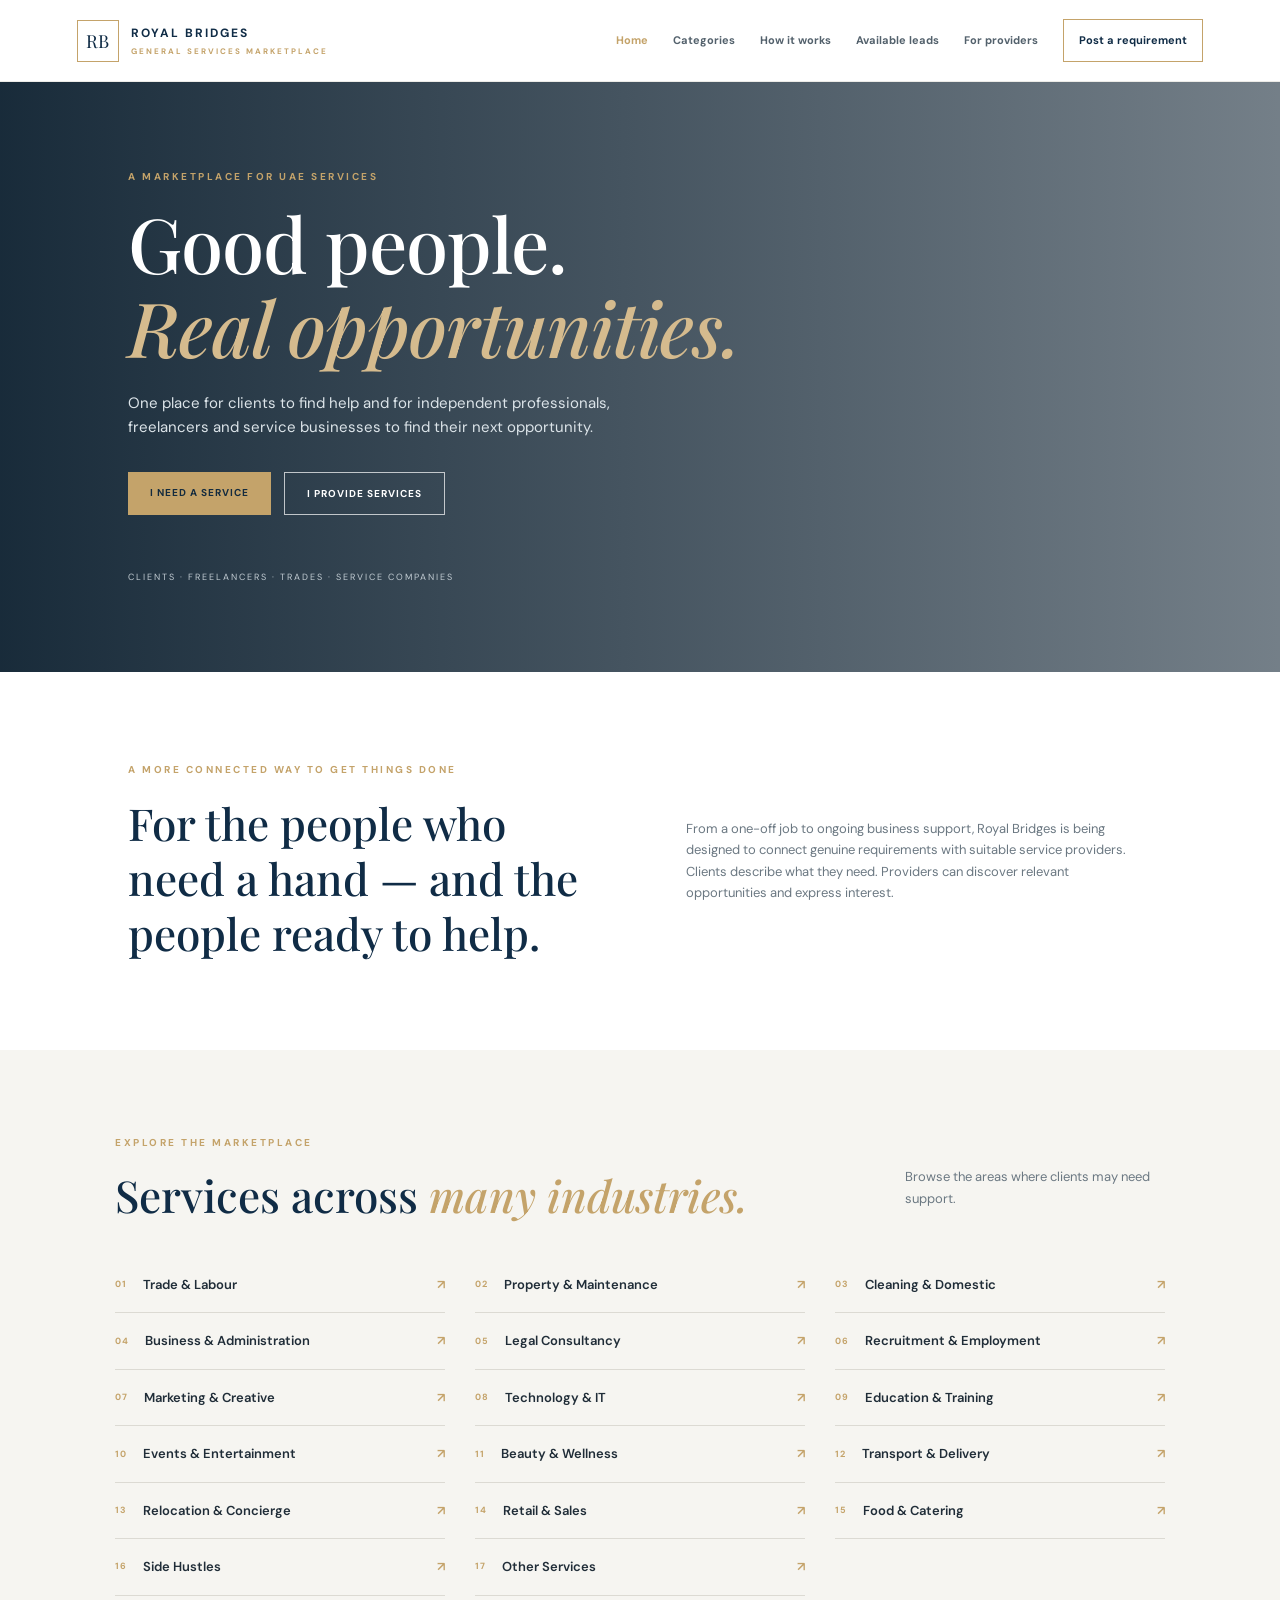
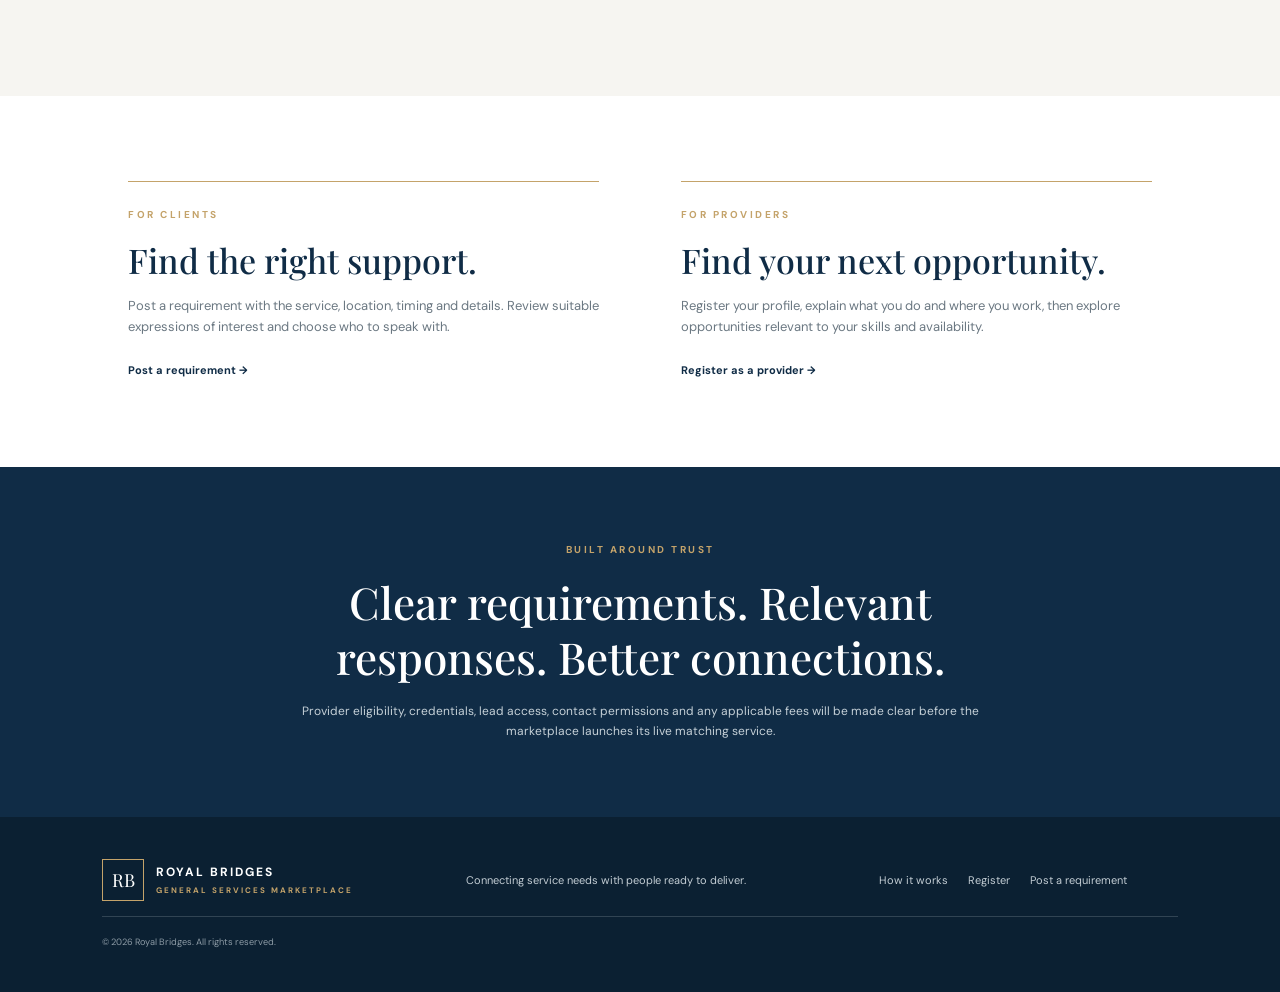
<file: index.html>
<!DOCTYPE html>
<html lang="en"><head><meta charset="UTF-8"><meta name="viewport" content="width=device-width,initial-scale=1"><meta name="description" content="A UAE marketplace connecting clients with independent service providers, freelancers, tradespeople and businesses."><title>Royal Bridges | General Services Marketplace</title><link rel="preconnect" href="https://fonts.googleapis.com"><link href="https://fonts.googleapis.com/css2?family=DM+Sans:wght@400;500;600;700&family=Playfair+Display:wght@500;600;700&display=swap" rel="stylesheet"><link rel="stylesheet" href="styles.css"></head><body>
<header class="header"><a class="brand" href="index.html"><span class="monogram">RB</span><span>ROYAL BRIDGES<small>GENERAL SERVICES MARKETPLACE</small></span></a><button class="menu" aria-label="Toggle menu">☰</button><nav><a class="active" href="index.html">Home</a><a href="#categories">Categories</a><a href="how-it-works.html">How it works</a><a href="opportunities.html">Available leads</a><a href="register.html">For providers</a><a class="nav-button" href="post-a-requirement.html">Post a requirement</a></nav></header>
<main><section class="hero"><div class="hero-inner"><p class="eyebrow">A MARKETPLACE FOR UAE SERVICES</p><h1>Good people.<br><em>Real opportunities.</em></h1><p>One place for clients to find help and for independent professionals, freelancers and service businesses to find their next opportunity.</p><div class="actions"><a class="button gold" href="post-a-requirement.html">I need a service</a><a class="button outline" href="register.html">I provide services</a></div><div class="hero-meta">CLIENTS · FREELANCERS · TRADES · SERVICE COMPANIES</div></div></section>
<section class="split-intro"><div><p class="eyebrow">A MORE CONNECTED WAY TO GET THINGS DONE</p><h2>For the people who need a hand — and the people ready to help.</h2></div><p>From a one-off job to ongoing business support, Royal Bridges is being designed to connect genuine requirements with suitable service providers. Clients describe what they need. Providers can discover relevant opportunities and express interest.</p></section>
<section class="category-section" id="categories"><div class="section-top"><div><p class="eyebrow">EXPLORE THE MARKETPLACE</p><h2>Services across <em>many industries.</em></h2></div><p>Browse the areas where clients may need support.</p></div><div class="categories">
<a href="post-a-requirement.html"><b>01</b><span>Trade & Labour</span><i>↗</i></a><a href="post-a-requirement.html"><b>02</b><span>Property & Maintenance</span><i>↗</i></a><a href="post-a-requirement.html"><b>03</b><span>Cleaning & Domestic</span><i>↗</i></a><a href="post-a-requirement.html"><b>04</b><span>Business & Administration</span><i>↗</i></a><a href="post-a-requirement.html"><b>05</b><span>Legal Consultancy</span><i>↗</i></a><a href="post-a-requirement.html"><b>06</b><span>Recruitment & Employment</span><i>↗</i></a><a href="post-a-requirement.html"><b>07</b><span>Marketing & Creative</span><i>↗</i></a><a href="post-a-requirement.html"><b>08</b><span>Technology & IT</span><i>↗</i></a><a href="post-a-requirement.html"><b>09</b><span>Education & Training</span><i>↗</i></a><a href="post-a-requirement.html"><b>10</b><span>Events & Entertainment</span><i>↗</i></a><a href="post-a-requirement.html"><b>11</b><span>Beauty & Wellness</span><i>↗</i></a><a href="post-a-requirement.html"><b>12</b><span>Transport & Delivery</span><i>↗</i></a><a href="post-a-requirement.html"><b>13</b><span>Relocation & Concierge</span><i>↗</i></a><a href="post-a-requirement.html"><b>14</b><span>Retail & Sales</span><i>↗</i></a><a href="post-a-requirement.html"><b>15</b><span>Food & Catering</span><i>↗</i></a><a href="post-a-requirement.html"><b>16</b><span>Side Hustles</span><i>↗</i></a><a href="post-a-requirement.html"><b>17</b><span>Other Services</span><i>↗</i></a></div></section>
<section class="pathways"><article><p class="eyebrow">FOR CLIENTS</p><h2>Find the right support.</h2><p>Post a requirement with the service, location, timing and details. Review suitable expressions of interest and choose who to speak with.</p><a class="arrow" href="post-a-requirement.html">Post a requirement →</a></article><article><p class="eyebrow">FOR PROVIDERS</p><h2>Find your next opportunity.</h2><p>Register your profile, explain what you do and where you work, then explore opportunities relevant to your skills and availability.</p><a class="arrow" href="register.html">Register as a provider →</a></article></section>
<section class="notice"><p class="eyebrow">BUILT AROUND TRUST</p><h2>Clear requirements. Relevant responses. Better connections.</h2><p>Provider eligibility, credentials, lead access, contact permissions and any applicable fees will be made clear before the marketplace launches its live matching service.</p></section></main>
<footer><a class="brand footer-brand" href="index.html"><span class="monogram">RB</span><span>ROYAL BRIDGES<small>GENERAL SERVICES MARKETPLACE</small></span></a><p>Connecting service needs with people ready to deliver.</p><div><a href="how-it-works.html">How it works</a><a href="register.html">Register</a><a href="post-a-requirement.html">Post a requirement</a></div><small>© <span id="year"></span> Royal Bridges. All rights reserved.</small></footer><script src="script.js"></script></body></html>
</file>
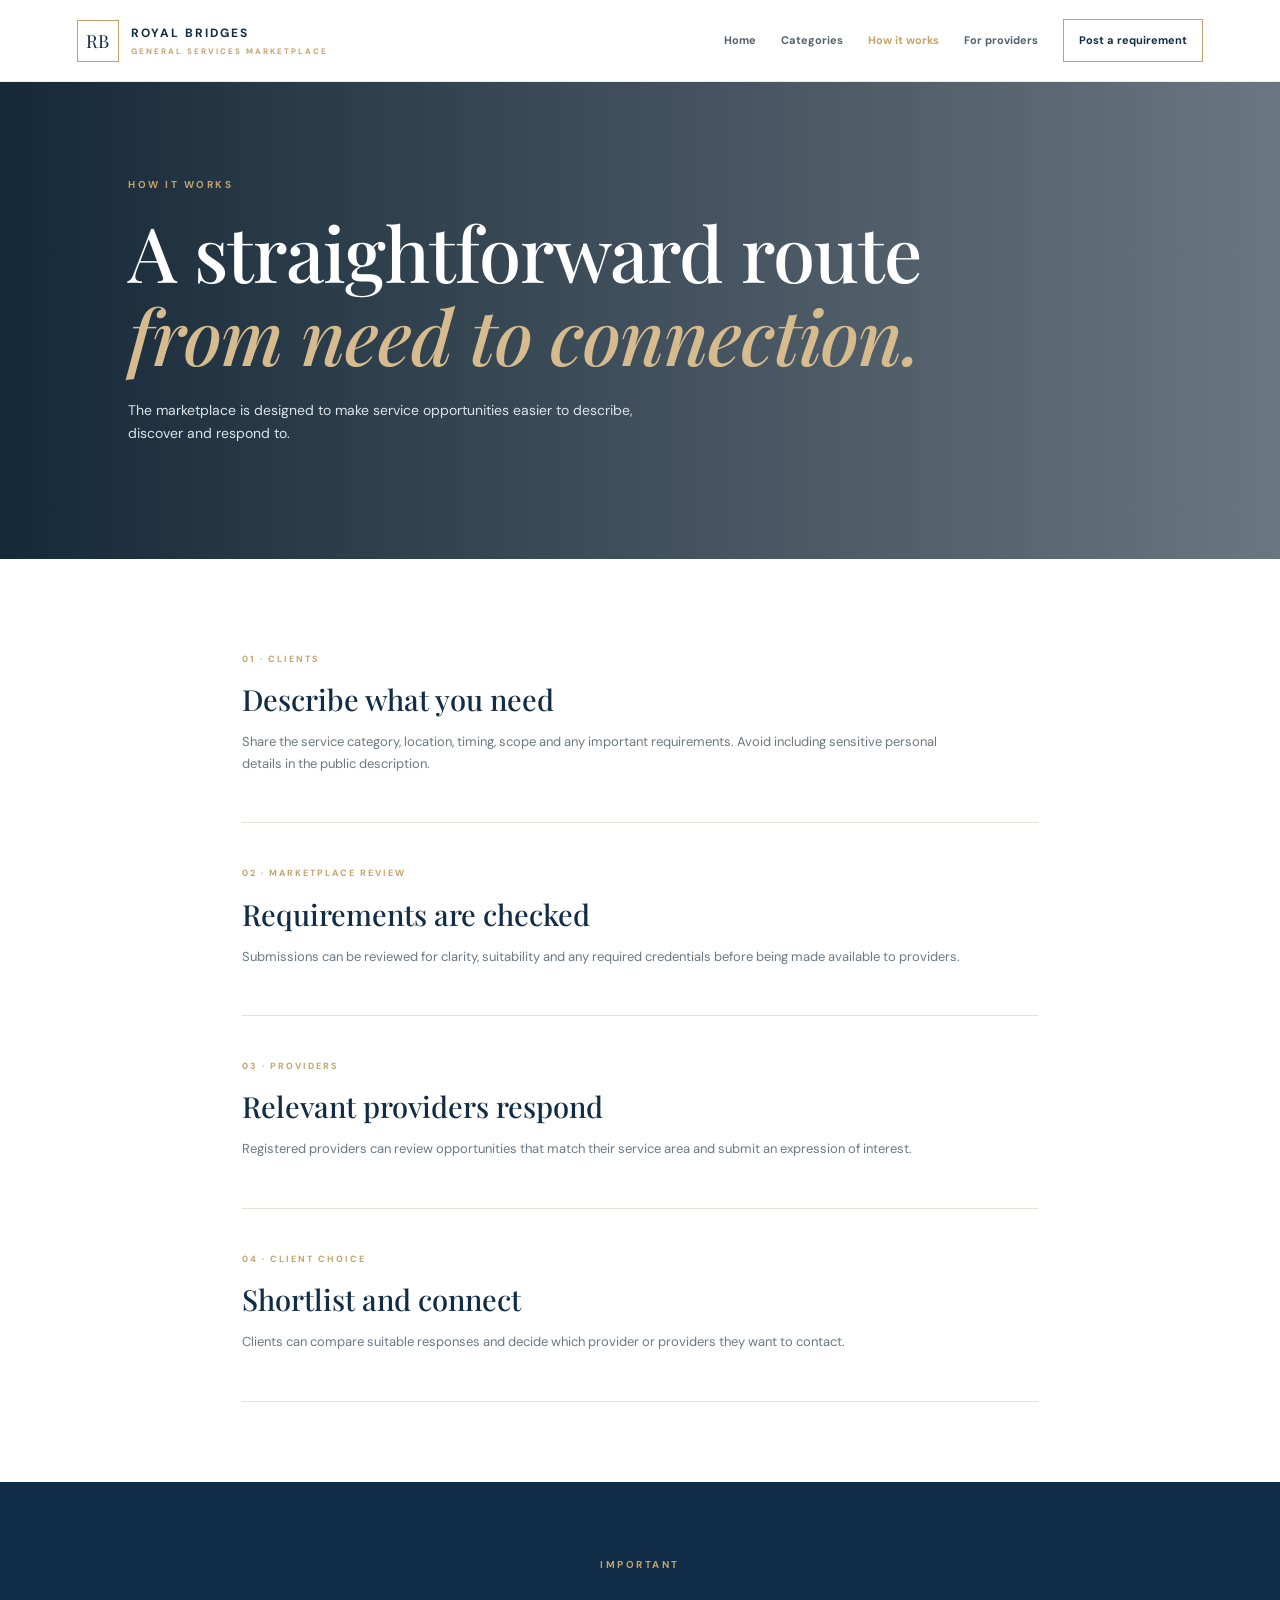
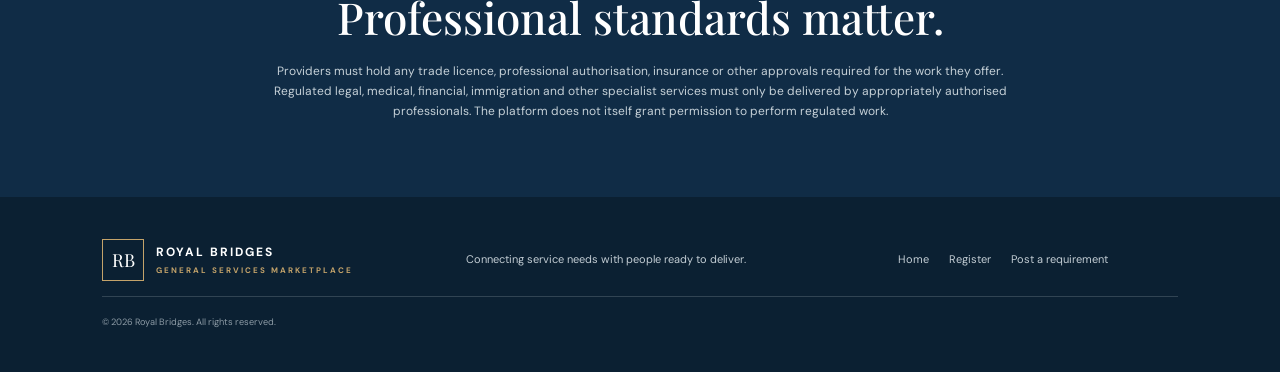
<file: how-it-works.html>
<!DOCTYPE html><html lang="en"><head><meta charset="UTF-8"><meta name="viewport" content="width=device-width,initial-scale=1"><title>How It Works | Royal Bridges Marketplace</title><link href="https://fonts.googleapis.com/css2?family=DM+Sans:wght@400;500;600;700&family=Playfair+Display:wght@500;600;700&display=swap" rel="stylesheet"><link rel="stylesheet" href="styles.css"></head><body><header class="header"><a class="brand" href="index.html"><span class="monogram">RB</span><span>ROYAL BRIDGES<small>GENERAL SERVICES MARKETPLACE</small></span></a><button class="menu" aria-label="Toggle menu">☰</button><nav><a href="index.html">Home</a><a href="index.html#categories">Categories</a><a class="active" href="how-it-works.html">How it works</a><a href="register.html">For providers</a><a class="nav-button" href="post-a-requirement.html">Post a requirement</a></nav></header><main><section class="page-hero"><p class="eyebrow">HOW IT WORKS</p><h1>A straightforward route<br><em>from need to connection.</em></h1><p>The marketplace is designed to make service opportunities easier to describe, discover and respond to.</p></section><section class="process"><article><span>01 · CLIENTS</span><h2>Describe what you need</h2><p>Share the service category, location, timing, scope and any important requirements. Avoid including sensitive personal details in the public description.</p></article><article><span>02 · MARKETPLACE REVIEW</span><h2>Requirements are checked</h2><p>Submissions can be reviewed for clarity, suitability and any required credentials before being made available to providers.</p></article><article><span>03 · PROVIDERS</span><h2>Relevant providers respond</h2><p>Registered providers can review opportunities that match their service area and submit an expression of interest.</p></article><article><span>04 · CLIENT CHOICE</span><h2>Shortlist and connect</h2><p>Clients can compare suitable responses and decide which provider or providers they want to contact.</p></article></section><section class="notice"><p class="eyebrow">IMPORTANT</p><h2>Professional standards matter.</h2><p>Providers must hold any trade licence, professional authorisation, insurance or other approvals required for the work they offer. Regulated legal, medical, financial, immigration and other specialist services must only be delivered by appropriately authorised professionals. The platform does not itself grant permission to perform regulated work.</p></section></main><footer><a class="brand footer-brand" href="index.html"><span class="monogram">RB</span><span>ROYAL BRIDGES<small>GENERAL SERVICES MARKETPLACE</small></span></a><p>Connecting service needs with people ready to deliver.</p><div><a href="index.html">Home</a><a href="register.html">Register</a><a href="post-a-requirement.html">Post a requirement</a></div><small>© <span id="year"></span> Royal Bridges. All rights reserved.</small></footer><script src="script.js"></script></body></html>
</file>
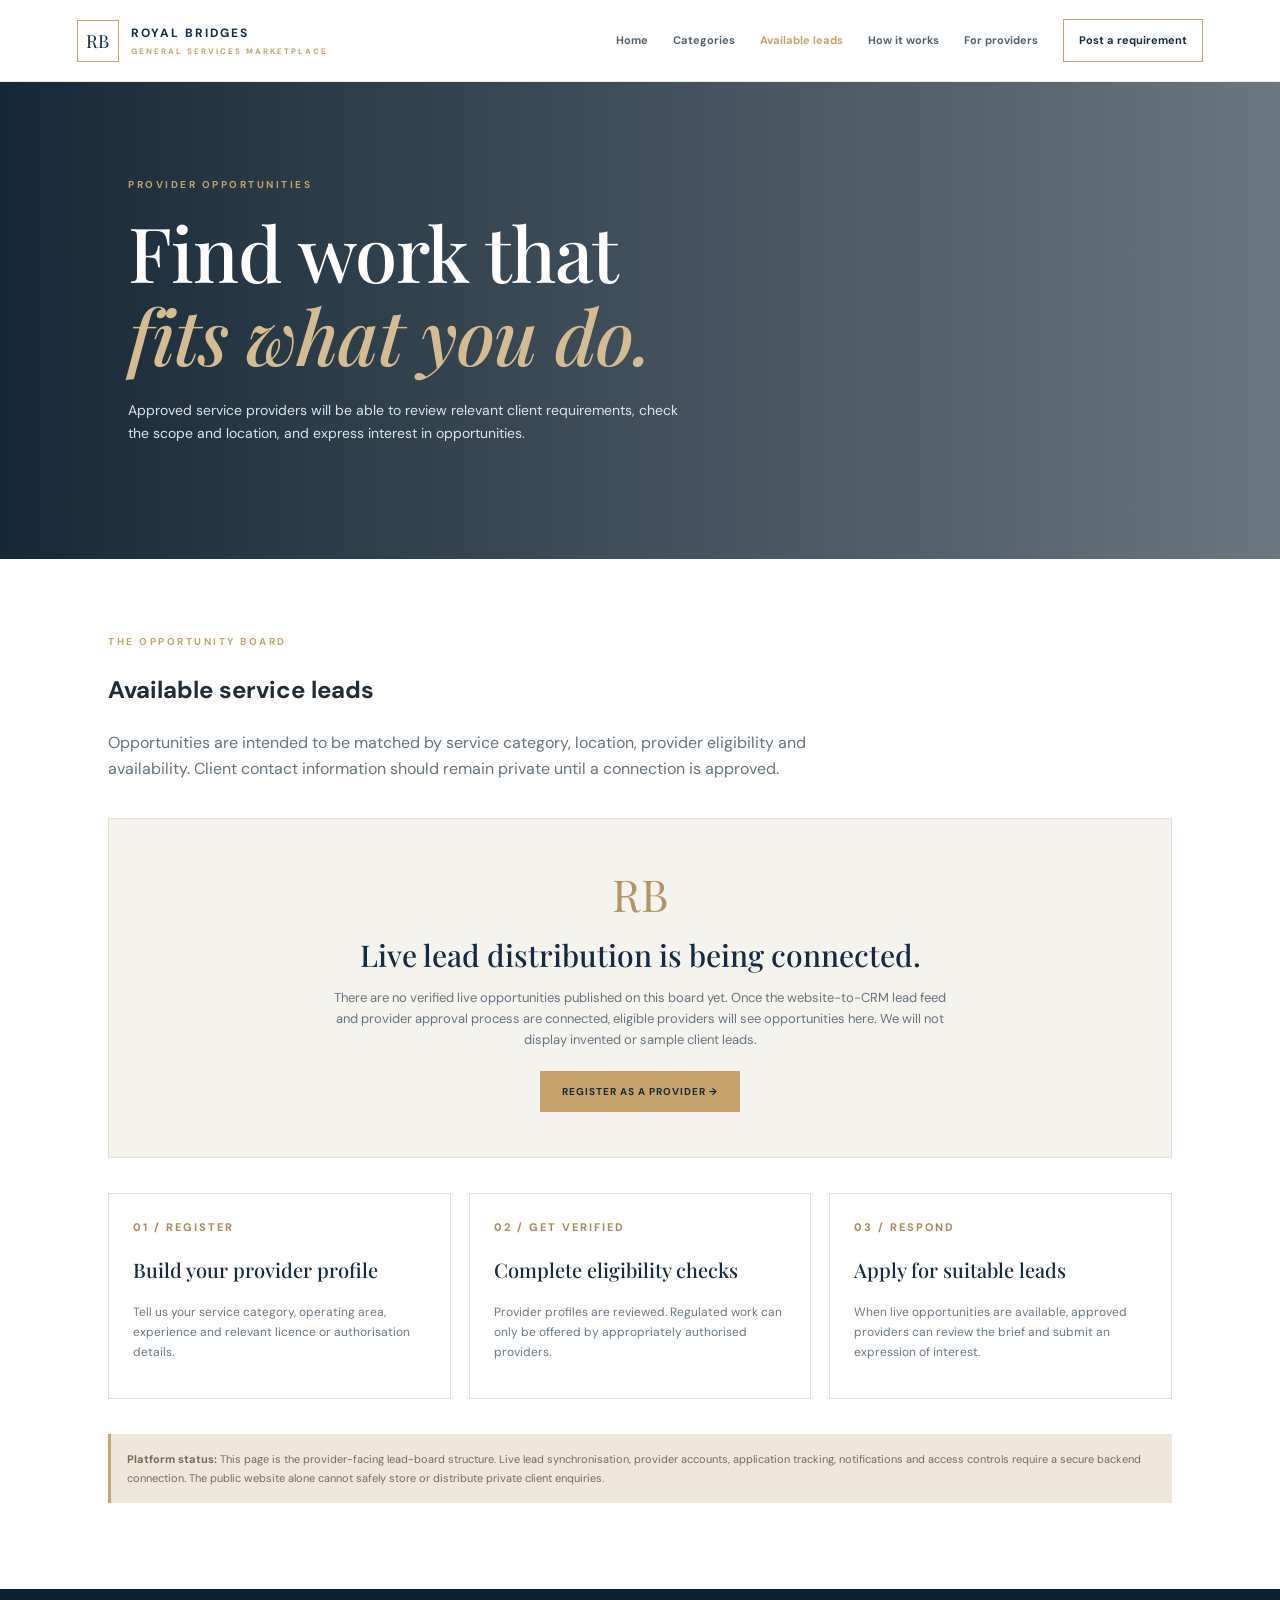
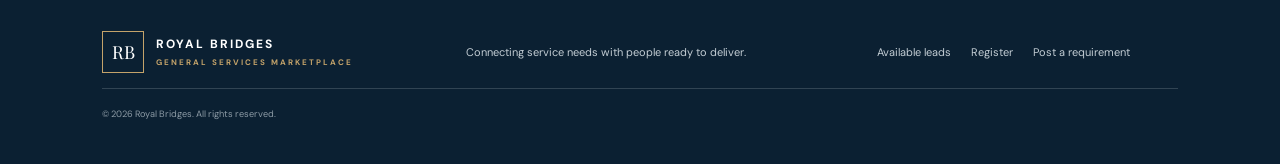
<file: opportunities.html>
<!DOCTYPE html><html lang="en"><head><meta charset="UTF-8"><meta name="viewport" content="width=device-width,initial-scale=1"><meta name="description" content="Browse Royal Bridges service opportunities and express interest as an approved provider."><title>Available Leads | Royal Bridges Group</title><link rel="preconnect" href="https://fonts.googleapis.com"><link href="https://fonts.googleapis.com/css2?family=DM+Sans:wght@400;500;600;700&family=Playfair+Display:wght@500;600;700&display=swap" rel="stylesheet"><link rel="stylesheet" href="styles.css"><style>
.leads-wrap{max-width:1120px;margin:auto;padding:75px 28px}.leads-intro{max-width:760px;color:#65737d}.lead-empty{margin:35px 0;background:#f5f3ee;border:1px solid #e5e0d6;padding:45px;text-align:center}.lead-empty .symbol{font:44px 'Playfair Display';color:#b49562}.lead-empty h2{font:500 30px 'Playfair Display';color:#142b43;margin:12px 0}.lead-empty p{max-width:620px;margin:0 auto 20px;color:#65737d;font-size:13px}.lead-steps{display:grid;grid-template-columns:repeat(3,1fr);gap:18px;margin:35px 0}.lead-steps article{padding:24px;border:1px solid #e4e0d7}.lead-steps b{display:block;color:#ad8951;font-size:11px;letter-spacing:2px}.lead-steps h3{font:500 20px 'Playfair Display';color:#142b43}.lead-steps p{font-size:12px;color:#687783}.lead-note{font-size:11px;color:#786b55;background:#eee7da;padding:16px;border-left:3px solid #c7a66a}
@media(max-width:700px){.lead-steps{grid-template-columns:1fr}.lead-empty{padding:28px 18px}}
</style></head><body>
<header class="header"><a class="brand" href="index.html"><span class="monogram">RB</span><span>ROYAL BRIDGES<small>GENERAL SERVICES MARKETPLACE</small></span></a><button class="menu" aria-label="Toggle menu">☰</button><nav><a href="index.html">Home</a><a href="index.html#categories">Categories</a><a class="active" href="opportunities.html">Available leads</a><a href="how-it-works.html">How it works</a><a href="register.html">For providers</a><a class="nav-button" href="post-a-requirement.html">Post a requirement</a></nav></header>
<main><section class="page-hero"><p class="eyebrow">PROVIDER OPPORTUNITIES</p><h1>Find work that<br><em>fits what you do.</em></h1><p>Approved service providers will be able to review relevant client requirements, check the scope and location, and express interest in opportunities.</p></section>
<section class="leads-wrap"><p class="eyebrow">THE OPPORTUNITY BOARD</p><h2>Available service leads</h2><p class="leads-intro">Opportunities are intended to be matched by service category, location, provider eligibility and availability. Client contact information should remain private until a connection is approved.</p>
<div class="lead-empty"><div class="symbol">RB</div><h2>Live lead distribution is being connected.</h2><p>There are no verified live opportunities published on this board yet. Once the website-to-CRM lead feed and provider approval process are connected, eligible providers will see opportunities here. We will not display invented or sample client leads.</p><a class="button gold" href="register.html">Register as a provider →</a></div>
<div class="lead-steps"><article><b>01 / REGISTER</b><h3>Build your provider profile</h3><p>Tell us your service category, operating area, experience and relevant licence or authorisation details.</p></article><article><b>02 / GET VERIFIED</b><h3>Complete eligibility checks</h3><p>Provider profiles are reviewed. Regulated work can only be offered by appropriately authorised providers.</p></article><article><b>03 / RESPOND</b><h3>Apply for suitable leads</h3><p>When live opportunities are available, approved providers can review the brief and submit an expression of interest.</p></article></div>
<p class="lead-note"><strong>Platform status:</strong> This page is the provider-facing lead-board structure. Live lead synchronisation, provider accounts, application tracking, notifications and access controls require a secure backend connection. The public website alone cannot safely store or distribute private client enquiries.</p>
</section></main>
<footer><a class="brand footer-brand" href="index.html"><span class="monogram">RB</span><span>ROYAL BRIDGES<small>GENERAL SERVICES MARKETPLACE</small></span></a><p>Connecting service needs with people ready to deliver.</p><div><a href="opportunities.html">Available leads</a><a href="register.html">Register</a><a href="post-a-requirement.html">Post a requirement</a></div><small>© <span id="year"></span> Royal Bridges. All rights reserved.</small></footer><script src="script.js"></script></body></html>
</file>
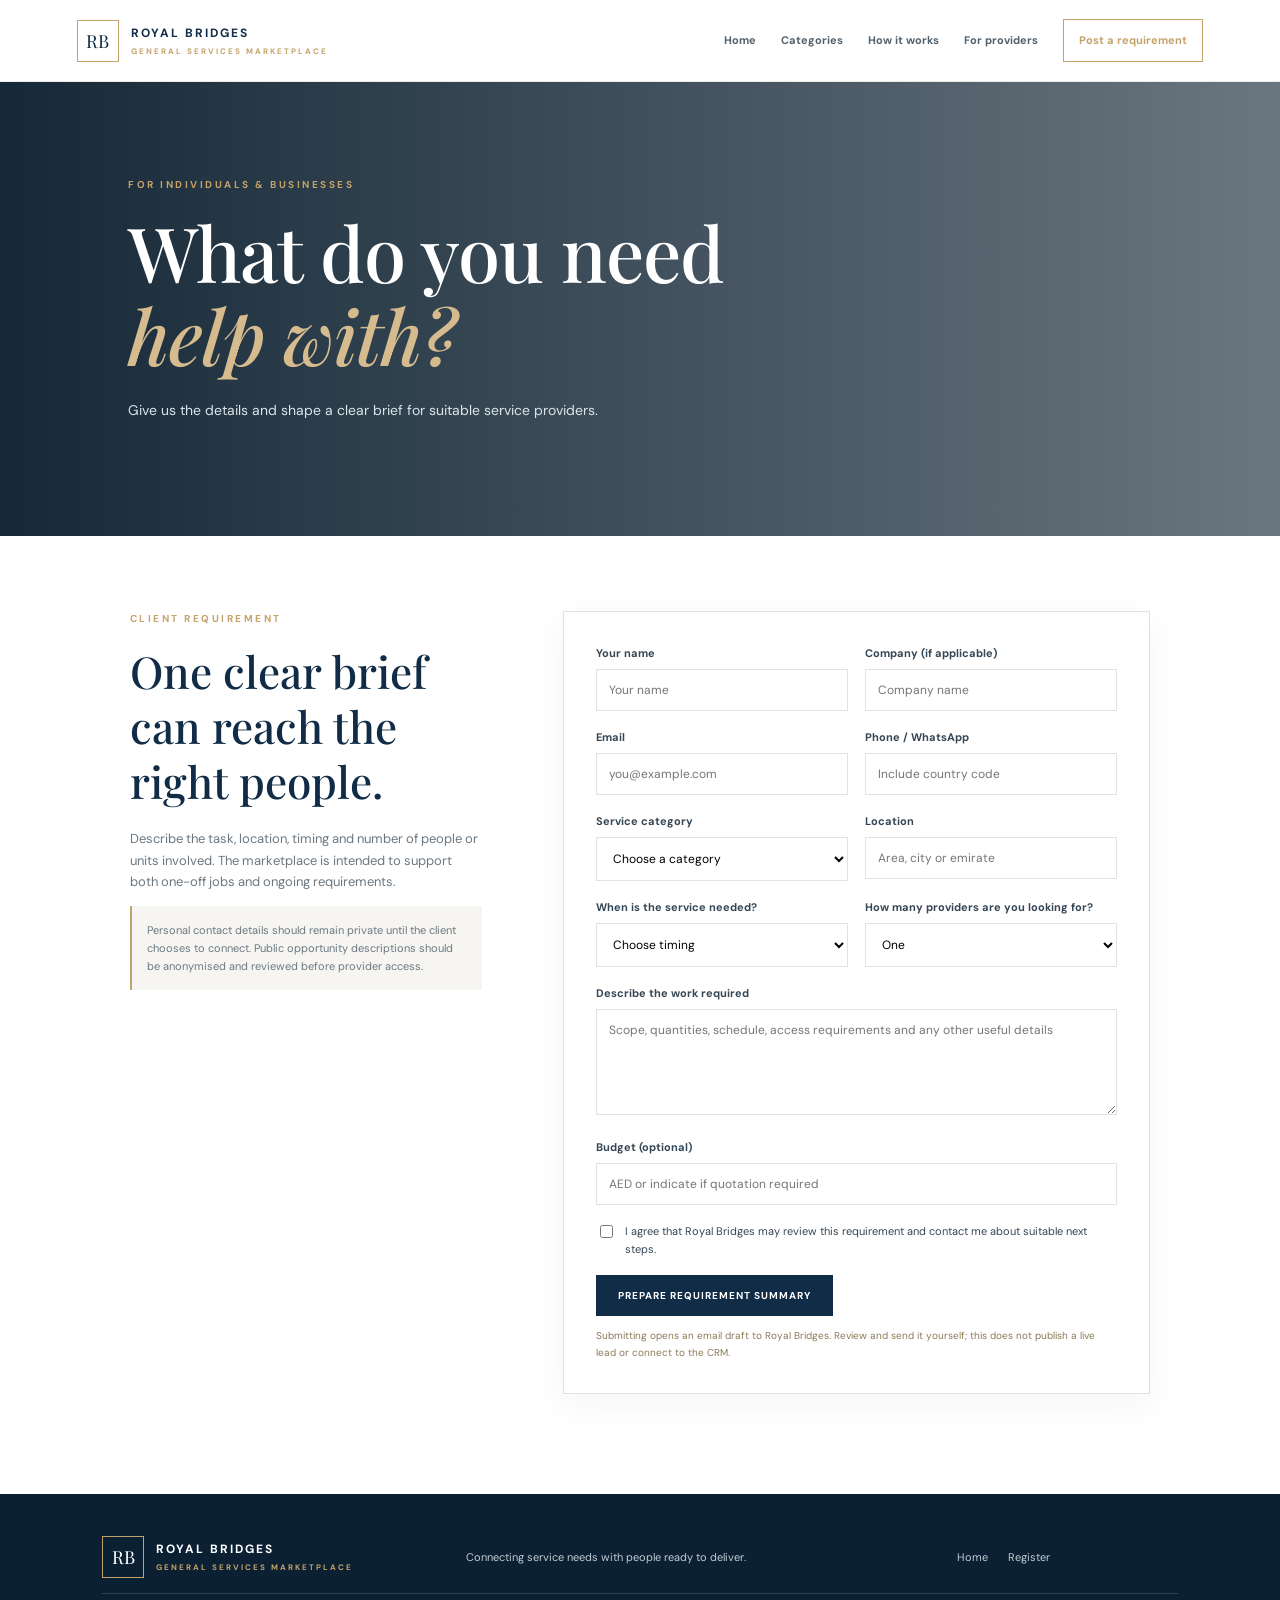
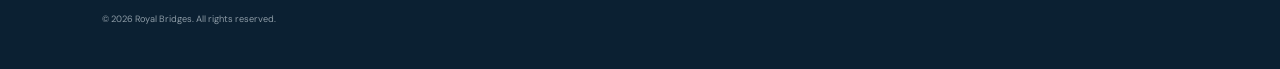
<file: post-a-requirement.html>
<!DOCTYPE html><html lang="en"><head><meta charset="UTF-8"><meta name="viewport" content="width=device-width,initial-scale=1"><title>Post a Requirement | Royal Bridges Marketplace</title><link href="https://fonts.googleapis.com/css2?family=DM+Sans:wght@400;500;600;700&family=Playfair+Display:wght@500;600;700&display=swap" rel="stylesheet"><link rel="stylesheet" href="styles.css"></head><body><header class="header"><a class="brand" href="index.html"><span class="monogram">RB</span><span>ROYAL BRIDGES<small>GENERAL SERVICES MARKETPLACE</small></span></a><button class="menu" aria-label="Toggle menu">☰</button><nav><a href="index.html">Home</a><a href="index.html#categories">Categories</a><a href="how-it-works.html">How it works</a><a href="register.html">For providers</a><a class="nav-button active" href="post-a-requirement.html">Post a requirement</a></nav></header><main><section class="page-hero"><p class="eyebrow">FOR INDIVIDUALS & BUSINESSES</p><h1>What do you need<br><em>help with?</em></h1><p>Give us the details and shape a clear brief for suitable service providers.</p></section><section class="form-layout"><aside><p class="eyebrow">CLIENT REQUIREMENT</p><h2>One clear brief can reach the right people.</h2><p>Describe the task, location, timing and number of people or units involved. The marketplace is intended to support both one-off jobs and ongoing requirements.</p><p class="disclaimer">Personal contact details should remain private until the client chooses to connect. Public opportunity descriptions should be anonymised and reviewed before provider access.</p></aside><form class="demo-form"><div class="form-grid"><label>Your name<input name="name" required placeholder="Your name"></label><label>Company (if applicable)<input name="company" placeholder="Company name"></label><label>Email<input name="email" type="email" required placeholder="you@example.com"></label><label>Phone / WhatsApp<input name="phone" placeholder="Include country code"></label><label>Service category<select name="category" required><option value="">Choose a category</option><option>Trade & Labour</option><option>Property & Maintenance</option><option>Cleaning & Domestic</option><option>Business & Administration</option><option>Legal Consultancy</option><option>Recruitment & Employment</option><option>Marketing & Creative</option><option>Technology & IT</option><option>Education & Training</option><option>Events & Entertainment</option><option>Beauty & Wellness</option><option>Transport & Delivery</option><option>Relocation & Concierge</option><option>Retail & Sales</option><option>Food & Catering</option><option>Side Hustles</option><option>Other</option></select></label><label>Location<input name="location" placeholder="Area, city or emirate"></label><label>When is the service needed?<select name="timing"><option value="">Choose timing</option><option>As soon as possible</option><option>Within 7 days</option><option>Within 30 days</option><option>Ongoing / recurring</option><option>Flexible</option></select></label><label>How many providers are you looking for?<select name="quantity"><option>One</option><option>2–3</option><option>4–6</option><option>More than 6</option><option>Not sure</option></select></label></div><label>Describe the work required<textarea name="description" rows="5" required placeholder="Scope, quantities, schedule, access requirements and any other useful details"></textarea></label><label>Budget (optional)<input name="budget" placeholder="AED or indicate if quotation required"></label><label class="check"><input type="checkbox" required> I agree that Royal Bridges may review this requirement and contact me about suitable next steps.</label><button class="button dark" type="submit">Prepare requirement summary</button><p class="status">Submitting opens an email draft to Royal Bridges. Review and send it yourself; this does not publish a live lead or connect to the CRM.</p></form></section></main><footer><a class="brand footer-brand" href="index.html"><span class="monogram">RB</span><span>ROYAL BRIDGES<small>GENERAL SERVICES MARKETPLACE</small></span></a><p>Connecting service needs with people ready to deliver.</p><div><a href="index.html">Home</a><a href="register.html">Register</a></div><small>© <span id="year"></span> Royal Bridges. All rights reserved.</small></footer><script src="script.js"></script></body></html>
</file>
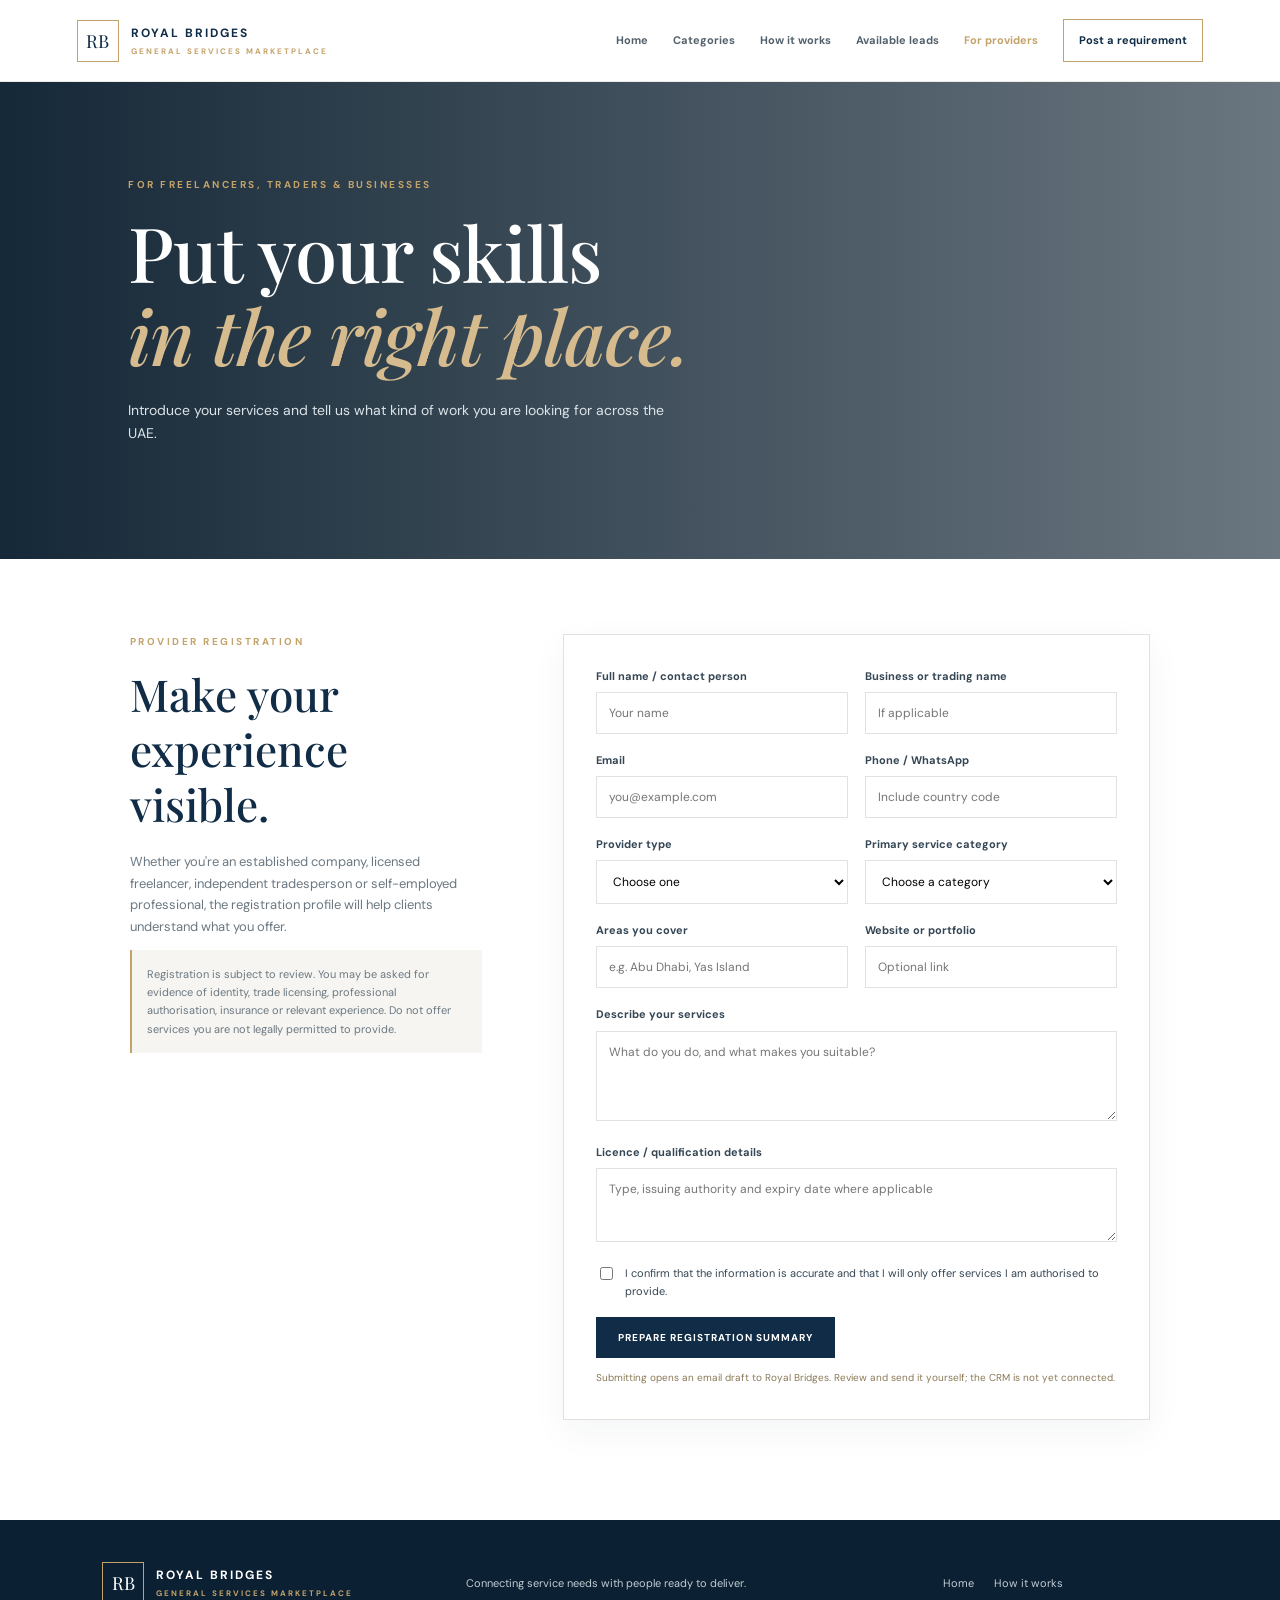
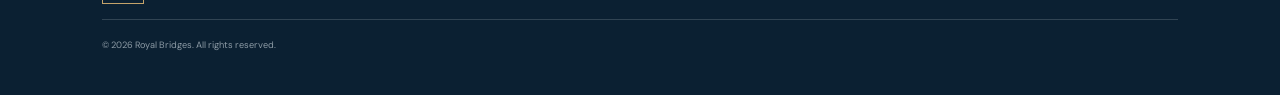
<file: register.html>
<!DOCTYPE html><html lang="en"><head><meta charset="UTF-8"><meta name="viewport" content="width=device-width,initial-scale=1"><title>Register as a Provider | Royal Bridges</title><link href="https://fonts.googleapis.com/css2?family=DM+Sans:wght@400;500;600;700&family=Playfair+Display:wght@500;600;700&display=swap" rel="stylesheet"><link rel="stylesheet" href="styles.css"></head><body><header class="header"><a class="brand" href="index.html"><span class="monogram">RB</span><span>ROYAL BRIDGES<small>GENERAL SERVICES MARKETPLACE</small></span></a><button class="menu" aria-label="Toggle menu">☰</button><nav><a href="index.html">Home</a><a href="index.html#categories">Categories</a><a href="how-it-works.html">How it works</a><a href="opportunities.html">Available leads</a><a class="active" href="register.html">For providers</a><a class="nav-button" href="post-a-requirement.html">Post a requirement</a></nav></header><main><section class="page-hero"><p class="eyebrow">FOR FREELANCERS, TRADERS & BUSINESSES</p><h1>Put your skills<br><em>in the right place.</em></h1><p>Introduce your services and tell us what kind of work you are looking for across the UAE.</p></section><section class="form-layout"><aside><p class="eyebrow">PROVIDER REGISTRATION</p><h2>Make your experience visible.</h2><p>Whether you're an established company, licensed freelancer, independent tradesperson or self-employed professional, the registration profile will help clients understand what you offer.</p><p class="disclaimer">Registration is subject to review. You may be asked for evidence of identity, trade licensing, professional authorisation, insurance or relevant experience. Do not offer services you are not legally permitted to provide.</p></aside><form class="demo-form"><div class="form-grid"><label>Full name / contact person<input required name="name" placeholder="Your name"></label><label>Business or trading name<input name="business" placeholder="If applicable"></label><label>Email<input required type="email" name="email" placeholder="you@example.com"></label><label>Phone / WhatsApp<input name="phone" placeholder="Include country code"></label><label>Provider type<select name="type"><option value="">Choose one</option><option>Licensed company</option><option>Licensed freelancer</option><option>Self-employed / independent</option><option>Individual seeking opportunities</option></select></label><label>Primary service category<select name="category"><option value="">Choose a category</option><option>Trade & Labour</option><option>Property & Maintenance</option><option>Cleaning & Domestic</option><option>Business & Administration</option><option>Legal Consultancy</option><option>Recruitment & Employment</option><option>Marketing & Creative</option><option>Technology & IT</option><option>Education & Training</option><option>Events & Entertainment</option><option>Beauty & Wellness</option><option>Transport & Delivery</option><option>Relocation & Concierge</option><option>Retail & Sales</option><option>Food & Catering</option><option>Side Hustles</option><option>Other</option></select></label><label>Areas you cover<input name="area" placeholder="e.g. Abu Dhabi, Yas Island"></label><label>Website or portfolio<input name="website" placeholder="Optional link"></label></div><label>Describe your services<textarea name="description" rows="4" placeholder="What do you do, and what makes you suitable?"></textarea></label><label>Licence / qualification details<textarea name="credentials" rows="3" placeholder="Type, issuing authority and expiry date where applicable"></textarea></label><label class="check"><input type="checkbox" required> I confirm that the information is accurate and that I will only offer services I am authorised to provide.</label><button class="button dark" type="submit">Prepare registration summary</button><p class="status">Submitting opens an email draft to Royal Bridges. Review and send it yourself; the CRM is not yet connected.</p></form></section></main><footer><a class="brand footer-brand" href="index.html"><span class="monogram">RB</span><span>ROYAL BRIDGES<small>GENERAL SERVICES MARKETPLACE</small></span></a><p>Connecting service needs with people ready to deliver.</p><div><a href="index.html">Home</a><a href="how-it-works.html">How it works</a></div><small>© <span id="year"></span> Royal Bridges. All rights reserved.</small></footer><script src="script.js"></script></body></html>
</file>
<file: styles.css>
:root{--navy:#102c46;--blue:#244e6c;--gold:#c4a36a;--ink:#202d38;--muted:#6b7882;--paper:#f6f5f1;--line:#e2e1dc}*{box-sizing:border-box}body{margin:0;color:var(--ink);font-family:"DM Sans",sans-serif;line-height:1.65}a{color:inherit;text-decoration:none}.header{height:82px;padding:0 6%;display:flex;align-items:center;justify-content:space-between;background:#fff;border-bottom:1px solid #ecebe7;position:relative;z-index:4}.brand{display:flex;align-items:center;gap:12px;color:var(--navy);font-size:12px;font-weight:700;letter-spacing:2px;line-height:1.25}.brand small{display:block;color:var(--gold);font-size:8px;letter-spacing:2px;margin-top:5px}.monogram{width:42px;height:42px;border:1px solid var(--gold);display:grid;place-items:center;font:18px "Playfair Display",serif;letter-spacing:0}nav{display:flex;align-items:center;gap:25px;font-size:11px;font-weight:700;color:#53616c}nav a{padding:9px 0}nav a.active{color:var(--gold)}.nav-button{border:1px solid var(--gold);padding:11px 15px;color:var(--navy)}.menu{display:none;background:none;border:0;font-size:25px;color:var(--navy)}.hero{min-height:590px;display:flex;align-items:center;padding:70px 10%;color:white;background:linear-gradient(90deg,rgba(7,27,43,.93),rgba(7,27,43,.56)),url("https://images.unsplash.com/photo-1512453979798-5ea266f8880c?auto=format&fit=crop&w=2200&q=85") center/cover}.hero-inner{max-width:700px}.eyebrow{font-size:10px;letter-spacing:2.5px;color:var(--gold);font-weight:700;margin:0 0 16px}.hero h1,.page-hero h1{font:500 clamp(46px,6vw,76px)/1.1 "Playfair Display",serif;margin:0 0 22px;letter-spacing:-1px}.hero h1 em,.page-hero h1 em{color:#d5bb8e}.hero-inner>p:not(.eyebrow){max-width:560px;color:#dce4e9;font-size:15px}.actions{display:flex;gap:13px;margin-top:32px}.button{display:inline-block;border:0;padding:14px 22px;font:700 10px "DM Sans",sans-serif;letter-spacing:1px;text-transform:uppercase;cursor:pointer}.gold{background:var(--gold);color:#142b3e}.outline{border:1px solid rgba(255,255,255,.7);color:white}.dark{background:var(--navy);color:#fff}.hero-meta{font-size:9px;letter-spacing:2px;color:#c2ccd3;margin-top:55px}.split-intro{padding:90px 10%;display:grid;grid-template-columns:1fr 1fr;gap:9%;align-items:center}.split-intro h2,.section-top h2,.pathways h2,.notice h2,.form-layout h2{font:500 clamp(30px,3.6vw,44px)/1.25 "Playfair Display",serif;color:var(--navy);margin:0}.split-intro>p,.section-top>p,.pathways article>p:not(.eyebrow),.notice>p:not(.eyebrow),.form-layout aside>p:not(.eyebrow){font-size:13px;color:var(--muted)}.category-section{background:var(--paper);padding:85px 9% 100px}.section-top{display:flex;justify-content:space-between;align-items:end;gap:30px;margin-bottom:35px}.section-top h2 em{color:var(--gold)}.section-top>p{max-width:260px}.categories{display:grid;grid-template-columns:repeat(3,1fr);gap:0 30px}.categories a{display:flex;align-items:center;gap:16px;padding:17px 0;border-bottom:1px solid #dcdad3;font-size:13px;font-weight:600}.categories b{font-size:9px;color:var(--gold);letter-spacing:1px}.categories i{font-style:normal;margin-left:auto;color:var(--gold)}.categories a:hover span{color:var(--blue)}.pathways{padding:85px 10%;display:grid;grid-template-columns:1fr 1fr;gap:8%}.pathways article{border-top:1px solid var(--gold);padding-top:25px}.pathways h2{font-size:34px}.arrow{display:inline-block;margin-top:10px;color:var(--navy);font-size:11px;font-weight:700}.notice{background:var(--navy);color:white;text-align:center;padding:75px 10%}.notice h2{color:white;max-width:760px;margin:0 auto 18px}.notice>p:not(.eyebrow){color:#c5d0d7;max-width:750px;margin:0 auto;font-size:12px}.page-hero{padding:95px 10% 100px;background:linear-gradient(90deg,rgba(7,27,43,.94),rgba(7,27,43,.6)),url("https://images.unsplash.com/photo-1512453979798-5ea266f8880c?auto=format&fit=crop&w=2000&q=80") center/cover;color:white}.page-hero>p:last-child{max-width:560px;color:#dce4e9;font-size:14px}.process{max-width:1000px;margin:auto;padding:50px 8% 80px}.process article{padding:35px 0;border-bottom:1px solid var(--line)}.process article span{font-size:9px;letter-spacing:2px;color:var(--gold);font-weight:700}.process h2{font:500 29px "Playfair Display",serif;color:var(--navy);margin:10px 0}.process p{font-size:13px;color:var(--muted);max-width:720px}.form-layout{display:grid;grid-template-columns:.75fr 1.25fr;gap:8%;max-width:1200px;margin:auto;padding:75px 7% 100px}.form-layout h2{margin-bottom:20px}.form-layout aside>p:not(.eyebrow){font-size:13px}.disclaimer{padding:15px;background:var(--paper);border-left:2px solid var(--gold);font-size:11px!important}.demo-form{padding:32px;border:1px solid var(--line);box-shadow:0 12px 35px #102c460c}.form-grid{display:grid;grid-template-columns:1fr 1fr;gap:0 17px}.demo-form label{display:block;font-size:11px;font-weight:700;color:#354654;margin-bottom:17px}.demo-form input:not([type=checkbox]),.demo-form select,.demo-form textarea{width:100%;margin-top:7px;padding:12px;border:1px solid #dfe3e5;border-radius:0;background:white;font:12px "DM Sans",sans-serif}.demo-form textarea{resize:vertical}.demo-form .check{display:flex;gap:9px;align-items:flex-start;font-weight:400}.demo-form input[type=checkbox]{accent-color:var(--navy);margin-top:3px}.status{font-size:10px;color:#8b7957;margin:12px 0 0}footer{background:#0b2032;color:#c3cdd4;padding:42px 8%;display:grid;grid-template-columns:1fr 1fr 1fr;gap:15px;align-items:center;font-size:11px}.footer-brand{color:white}footer>div{display:flex;gap:20px;justify-content:center}footer>small{grid-column:1/-1;border-top:1px solid #314453;padding-top:18px;color:#8c9aa5}@media(max-width:850px){.header{padding:0 5%;height:72px}.menu{display:block}nav{display:none;position:absolute;top:72px;left:0;right:0;background:white;padding:18px 6%;box-shadow:0 10px 18px #0001;flex-direction:column;align-items:stretch;gap:7px}nav.open{display:flex}.nav-button{text-align:center}.split-intro,.form-layout{grid-template-columns:1fr;gap:25px}.categories{grid-template-columns:1fr 1fr}.section-top{align-items:flex-start;flex-direction:column;gap:8px}.footer{grid-template-columns:1fr 1fr}.footer>div{justify-content:flex-end}}@media(max-width:560px){.hero{min-height:540px;padding:60px 7%}.actions{flex-direction:column;align-items:flex-start}.hero-meta{font-size:8px;line-height:2}.split-intro,.category-section,.pathways{padding:65px 7%}.categories,.pathways,.form-grid{grid-template-columns:1fr}.page-hero{padding:70px 7%}.demo-form{padding:22px 17px}.footer{grid-template-columns:1fr;text-align:center}.footer-brand{justify-content:center}footer>div{justify-content:center}footer>small{grid-column:auto}}
</file>
